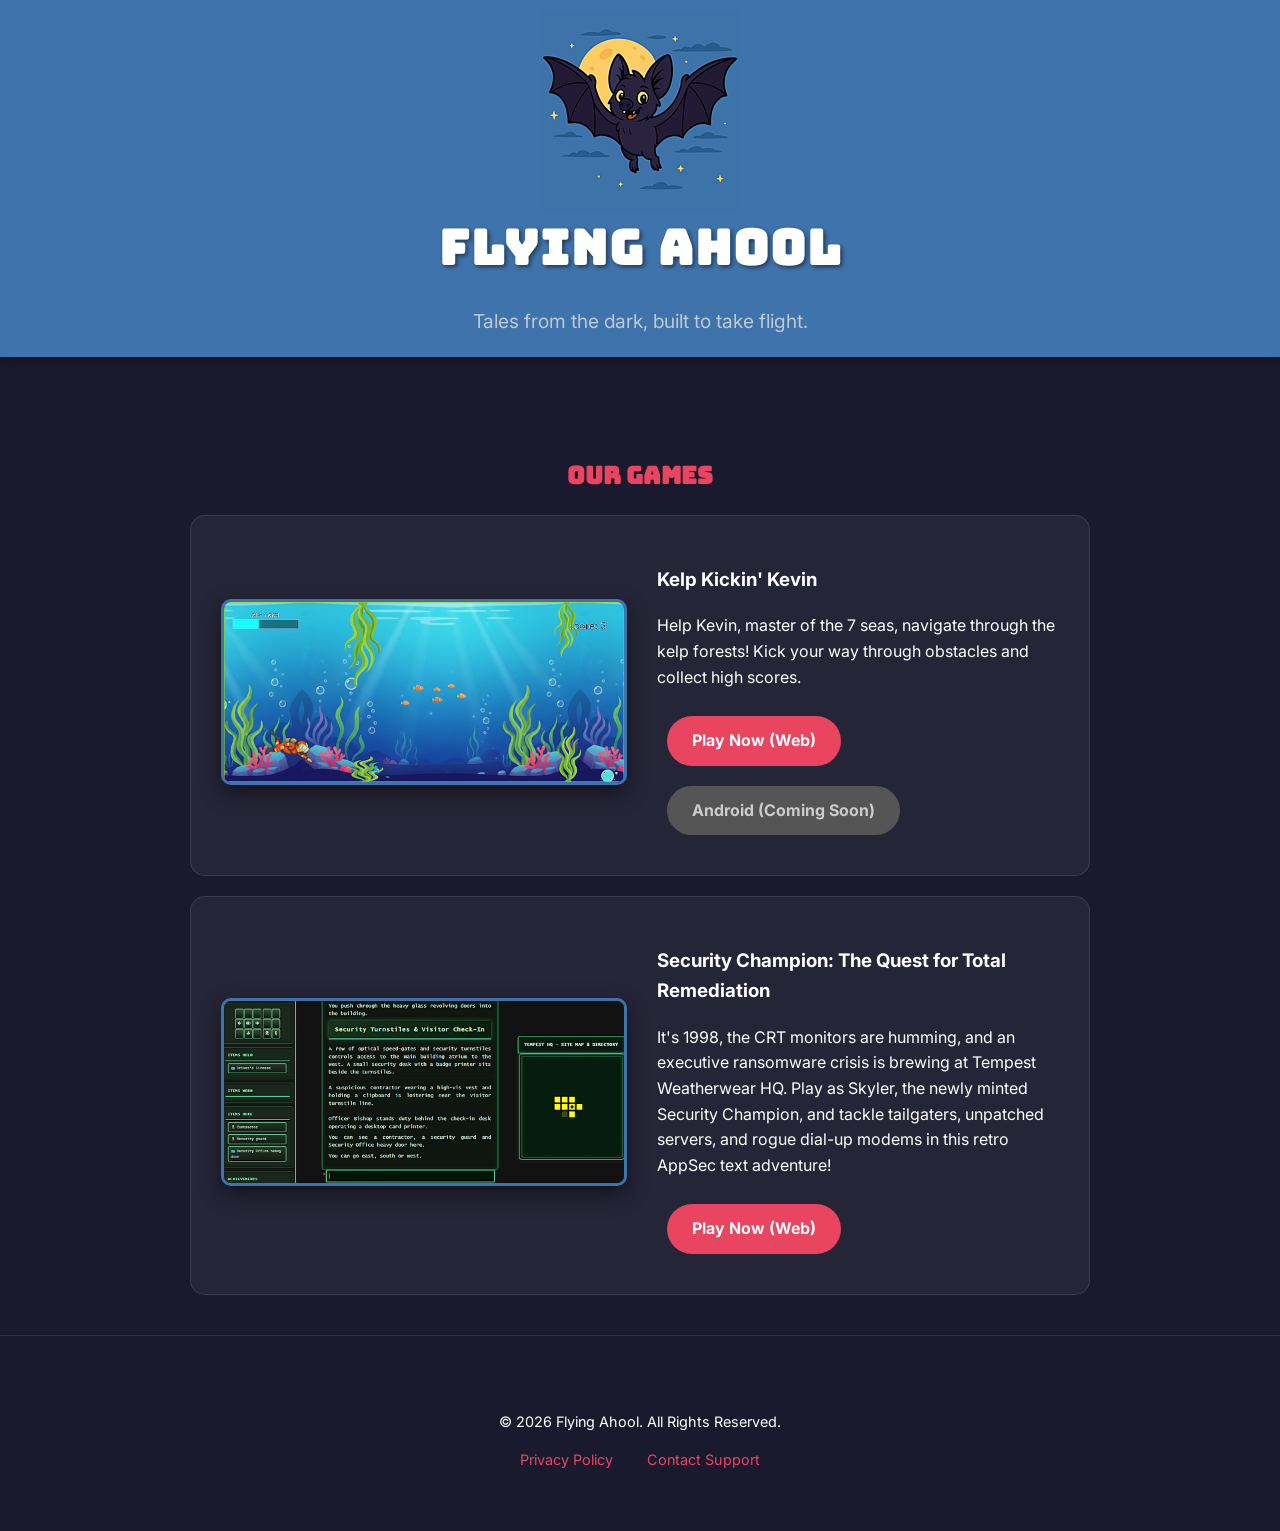
<file: index.html>
<!DOCTYPE html>
<html lang="en">
<head>
    <meta charset="UTF-8">
    <meta name="viewport" content="width=device-width, initial-scale=1.0">
    <title>Flying Ahool | Indie Game Studio</title>
    <link rel="stylesheet" href="css/style.css">
    <link href="https://fonts.googleapis.com/css2?family=Bungee&family=Inter:wght@400;700&display=swap" rel="stylesheet">
    <link rel="icon" type="image/png" href="favicon.png"> 
</head>
<body>

    <header>
        <div class="container">
            <img src="assets/logo.png" alt="Flying Ahool Logo" class="main-logo">
            <h1>FLYING AHOOL</h1>
            <p class="tagline">Tales from the dark, built to take flight.</p>
        </div>
    </header>

<section id="games" class="container">
    <h2 class="section-title">Our Games</h2>
    
    <div class="game-card">
        <div class="game-preview">
            <img src="assets/kevin-preview.png" alt="Kelp Kickin Kevin Gameplay" class="screenshot">
        </div>

        <div class="game-info">
            <h3>Kelp Kickin' Kevin</h3>
            <p>Help Kevin, master of the 7 seas, navigate through the kelp forests! Kick your way through obstacles and collect high scores.</p>
            <div class="button-group">
                <a href="games/kelp-kickin-kevin/index.html" class="btn btn-primary">Play Now (Web)</a>
                <span class="btn btn-secondary disabled">Android (Coming Soon)</span>
            </div>
        </div>
    </div>

    <div class="game-card">
        <div class="game-preview">
            <img src="assets/security-champion-preview.png" alt="Security Champion game screenshot" class="screenshot">
        </div>

        <div class="game-info">
            <h3>Security Champion: The Quest for Total Remediation</h3>
            <p>It's 1998, the CRT monitors are humming, and an executive ransomware crisis is brewing at Tempest Weatherwear HQ. Play as Skyler, the newly minted Security Champion, and tackle tailgaters, unpatched servers, and rogue dial-up modems in this retro AppSec text adventure!</p>
            <div class="button-group">
                <a href="games/security-champion/index.html" class="btn btn-primary">Play Now (Web)</a>
            </div>
        </div>
    </div>

    


</section>

    <footer>
        <div class="container">
            <p>&copy; 2026 Flying Ahool. All Rights Reserved.</p>
            <nav class="footer-links">
                <a href="policies/kelp-kickin-kevin/index.html">Privacy Policy</a>
                <a href="mailto:Info@flyingahool.com">Contact Support</a>
            </nav>
        </div>
    </footer>

</body>
</html>
</file>
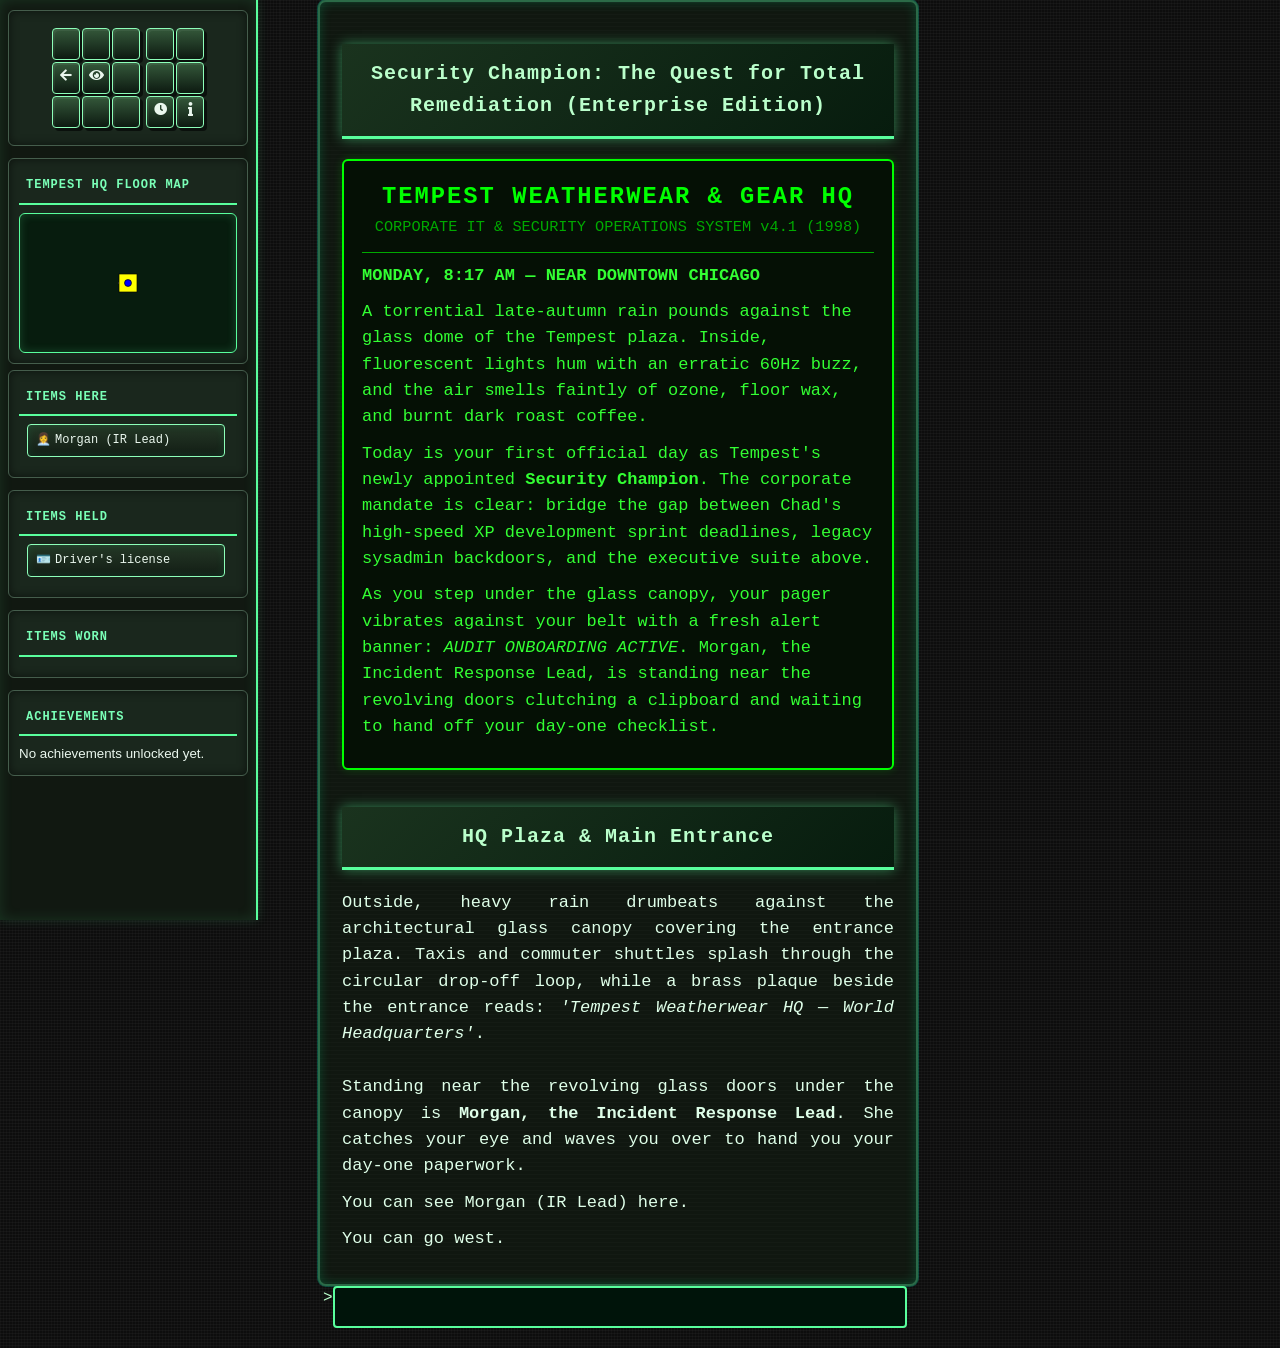
<file: games/security-champion/index.html>
<!DOCTYPE html>
<html lang="en">
<head>
  <meta charset="utf-8"/>
  <title>Security Champion: The Quest for Total Remediation (Enterprise Edition)</title>
  <link rel="icon" type="image/png" href="favicon.png">
  <meta http-equiv="Content-Security-Policy" content="
    default-src 'self';
    style-src 'unsafe-inline' 'self' https://fonts.googleapis.com https://cdnjs.cloudflare.com;
    font-src 'self' https://fonts.gstatic.com https://cdnjs.cloudflare.com;
    script-src 'unsafe-inline' 'self';
    img-src 'self';"
  >
  <link rel="stylesheet" href="https://cdnjs.cloudflare.com/ajax/libs/font-awesome/5.15.1/css/all.min.css" integrity="sha512-+4zCK9k+qNFUR5X+cKL9EIR+ZOhtIloNl9GIKS57V1MyNsYpYcUrUeQc9vNfzsWfV28IaLL3i96P9sdNyeRssA==" crossorigin="anonymous" />

  <script>
    let folder = 'game/'
    let loaded = false
    if (window.location.search) folder = 'game-' + window.location.search.substring(1) + '/'
    const qeditor = false
    const resourcesFolder = ''
  </script>

  <script src="lib/util.js"></script>
  <script src="lib/settings.js"></script>

  <script>
    const myScript = document.createElement("script")
    myScript.setAttribute("src", folder + 'settings.js')
    myScript.onload = function() {
      if (typeof settings !== 'undefined') {
        settings.writeScript(folder, "", "")
      } else {
        console.error("settings library failed to initialize.")
      }
    }
    myScript.onerror = function() {
      console.log("Failed to load file \"" + folder + "settings.js\".")
    }
    document.head.appendChild(myScript)
  </script>
</head>
  
</head>



<body>

<h1 id="loading">Story loading, please wait...</h1>

<div id="main">
<div id="inner">
<div id="output"></div>
<div id="input"></div>
</div>
</div>

<dialog id="dialog">
  <form method="dialog">
    <h4 id="dialog-title"></h4>
    <hr/>
    <div id="dialog-content"></div>
    <div id="dialog-footer" style="text-align:right">
    <hr/>
    <button id="dialog-button" value="default">Confirm</button>
    </div>
  </form>
</dialog>
<div id="quest-map-title">TEMPEST HQ — SITE MAP &amp; DIRECTORY</div>
<div id="quest-map"></div>
<div id="quest-image"></div>
<form style="display:none" id="fileDialogForm">
	<input type="file" id="fileDialog" accept=".q6save"/>
</form>
</body>
</html>
</file>
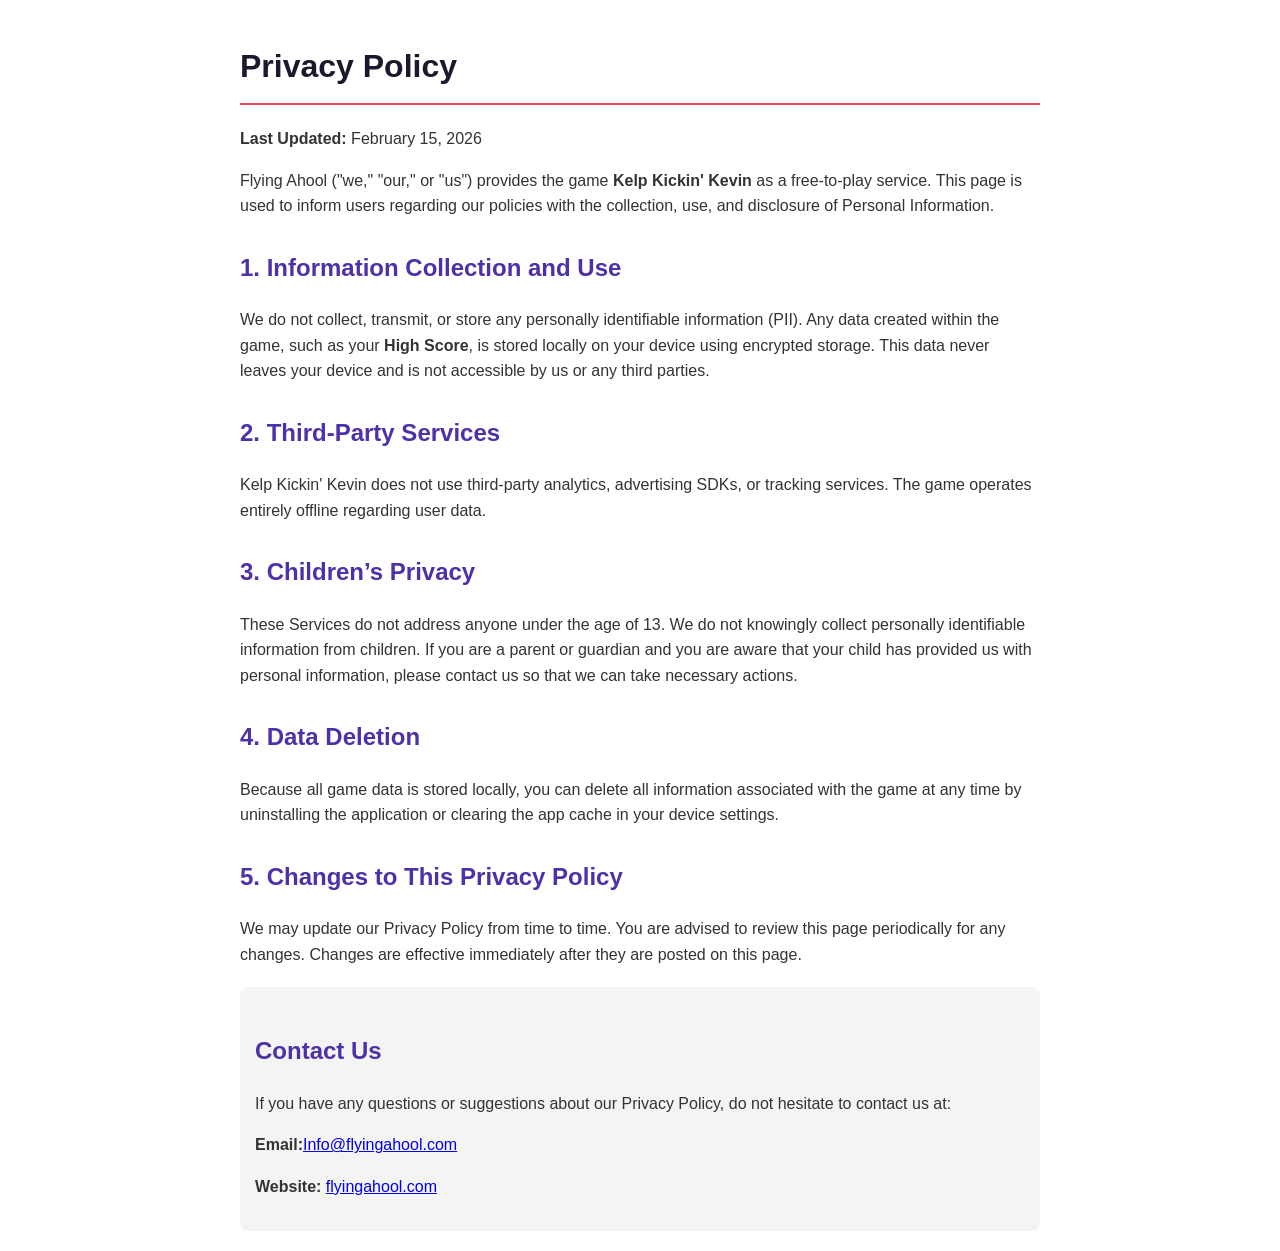
<file: policies/kelp-kickin-kevin/index.html>
<!DOCTYPE html>
<html lang="en">
<head>
    <meta charset="UTF-8">
    <meta name="viewport" content="width=device-width, initial-scale=1.0">
    <title>Privacy Policy | Kelp Kickin' Kevin</title>
    <style>
        body { font-family: sans-serif; line-height: 1.6; color: #333; max-width: 800px; margin: 0 auto; padding: 20px; }
        h1 { color: #1a1a2e; border-bottom: 2px solid #e94560; padding-bottom: 10px; }
        h2 { color: #4e31aa; margin-top: 30px; }
        .contact { background: #f4f4f4; padding: 15px; border-radius: 8px; margin-top: 20px; }
    </style>
</head>
<body>

    <h1>Privacy Policy</h1>
    <p><strong>Last Updated:</strong> February 15, 2026</p>

    <p>Flying Ahool ("we," "our," or "us") provides the game <strong>Kelp Kickin' Kevin</strong> as a free-to-play service. This page is used to inform users regarding our policies with the collection, use, and disclosure of Personal Information.</p>

    <h2>1. Information Collection and Use</h2>
    <p>We do not collect, transmit, or store any personally identifiable information (PII). Any data created within the game, such as your <strong>High Score</strong>, is stored locally on your device using encrypted storage. This data never leaves your device and is not accessible by us or any third parties.</p>

    <h2>2. Third-Party Services</h2>
    <p>Kelp Kickin' Kevin does not use third-party analytics, advertising SDKs, or tracking services. The game operates entirely offline regarding user data.</p>

    <h2>3. Children’s Privacy</h2>
    <p>These Services do not address anyone under the age of 13. We do not knowingly collect personally identifiable information from children. If you are a parent or guardian and you are aware that your child has provided us with personal information, please contact us so that we can take necessary actions.</p>

    <h2>4. Data Deletion</h2>
    <p>Because all game data is stored locally, you can delete all information associated with the game at any time by uninstalling the application or clearing the app cache in your device settings.</p>

    <h2>5. Changes to This Privacy Policy</h2>
    <p>We may update our Privacy Policy from time to time. You are advised to review this page periodically for any changes. Changes are effective immediately after they are posted on this page.</p>

    <div class="contact">
        <h2>Contact Us</h2>
        <p>If you have any questions or suggestions about our Privacy Policy, do not hesitate to contact us at:</p>
        <p><strong>Email:</strong><a href="mailto:Info@flyingahool.com">Info@flyingahool.com</a></p>
        <p><strong>Website:</strong> <a href="https://flyingahool.com">flyingahool.com</a></p>
    </div>

</body>
</html>
</file>
<file: css/style.css>
/* Custom Variables for your Brand Colors */
:root {
    --dusk-dark: #1a1a2e;
    --moon-light: #e94560;
    --text-white: #ffffff;
    --accent-purple: #4e31aa;
}

body {
    margin: 0;
    font-family: 'Inter', sans-serif;
    background-color: var(--dusk-dark);
    color: var(--text-white);
    line-height: 1.6;
}

.container {
    max-width: 900px;
    margin: 0 auto;
    padding: 20px;
    text-align: center;
}


/* Full-width header bar */
header {
    background-color: #3F73AB; /* Your specific blue */
    width: 100%;
    padding: 10px 0; /* Space above and below the logo/text */
    box-shadow: 0 4px 10px rgba(0,0,0,0.3); /* Adds depth */
    margin-bottom: 40px;
}

/* Ensure the content inside the header stays centered and neat */
header .container {
    display: flex;
    flex-direction: column;
    align-items: center;
    padding: 0; 
}

h1 {
    font-family: 'Bungee', cursive;
    font-size: 2.5rem;
    margin: 10px 0 0 0;
    color: white;
    text-shadow: 2px 2px 4px rgba(0,0,0,0.5);
}

.tagline {
    font-size: 1rem;
    color: #e0e0e0;
    margin-bottom: 10px;
}


.main-logo {
    /* This prevents the logo from ever being wider than 200px */
    max-width: 200px; 
    
    /* On small screens, it will take up 40% of the container width */
    width: 40%; 
    
    /* Keeps the aspect ratio perfect so the bat doesn't look squished */
    height: auto; 
    
    /* Adds a little glow to match your dusk/moon theme 
    filter: drop-shadow(0 0 10px rgba(233, 69, 96, 0.5));
    
    margin-bottom: 20px;*/
    display: inline-block;
}

/* Mobile Tweak: If 40% is still too big on a tiny phone, we can adjust it */
@media (max-width: 600px) {
    .main-logo {
        max-width: 150px; /* Even smaller for phones */
        width: 50%; 
    }
}

h1 {
    font-family: 'Bungee', cursive; /* Game-style thick font */
    font-size: 3rem;
    margin: 0;
    letter-spacing: 2px;
}

.tagline {
    font-size: 1.2rem;
    opacity: 0.8;
}

/* Game Card Styling */
.section-title {
    font-family: 'Bungee', cursive;
    margin-top: 40px;
    color: var(--moon-light);
}

.game-card {
    background: rgba(255, 255, 255, 0.05);
    border-radius: 15px;
    padding: 30px;
    margin: 20px 0;
    border: 1px solid rgba(255, 255, 255, 0.1);
    transition: transform 0.3s ease;
}

.game-card:hover {
    transform: translateY(-5px);
    background: rgba(255, 255, 255, 0.08);
}

.btn {
    display: inline-block;
    padding: 12px 25px;
    border-radius: 30px;
    text-decoration: none;
    font-weight: bold;
    margin: 10px;
}

.btn-primary {
    background-color: var(--moon-light);
    color: white;
}

.btn-secondary.disabled {
    background-color: #555;
    color: #ccc;
    cursor: not-allowed;
}

/* Footer Styling */
footer {
    padding: 40px 0;
    font-size: 0.9rem;
    border-top: 1px solid rgba(255, 255, 255, 0.1);
}

.footer-links a {
    color: var(--moon-light);
    margin: 0 15px;
    text-decoration: none;
}

/* Mobile Responsive Adjustments */
@media (max-width: 600px) {
    h1 { font-size: 2rem; }
    .main-logo { width: 120px; }
}

.game-preview img {
    /* width: 100%; */
    max-width: 400px; /* Adjust based on screenshot size */
    border-radius: 10px;
    border: 3px solid #3F73AB;
    margin-bottom: 20px;
    box-shadow: 0 8px 20px rgba(0,0,0,0.5);
}

/* On desktop, we can make the screenshot and text sit side-by-side */
@media (min-width: 768px) {
    .game-card {
        display: flex;
        align-items: center;
        text-align: left;
        gap: 30px;
    }
    .game-preview img {
        margin-bottom: 0;
    }
}
</file>
